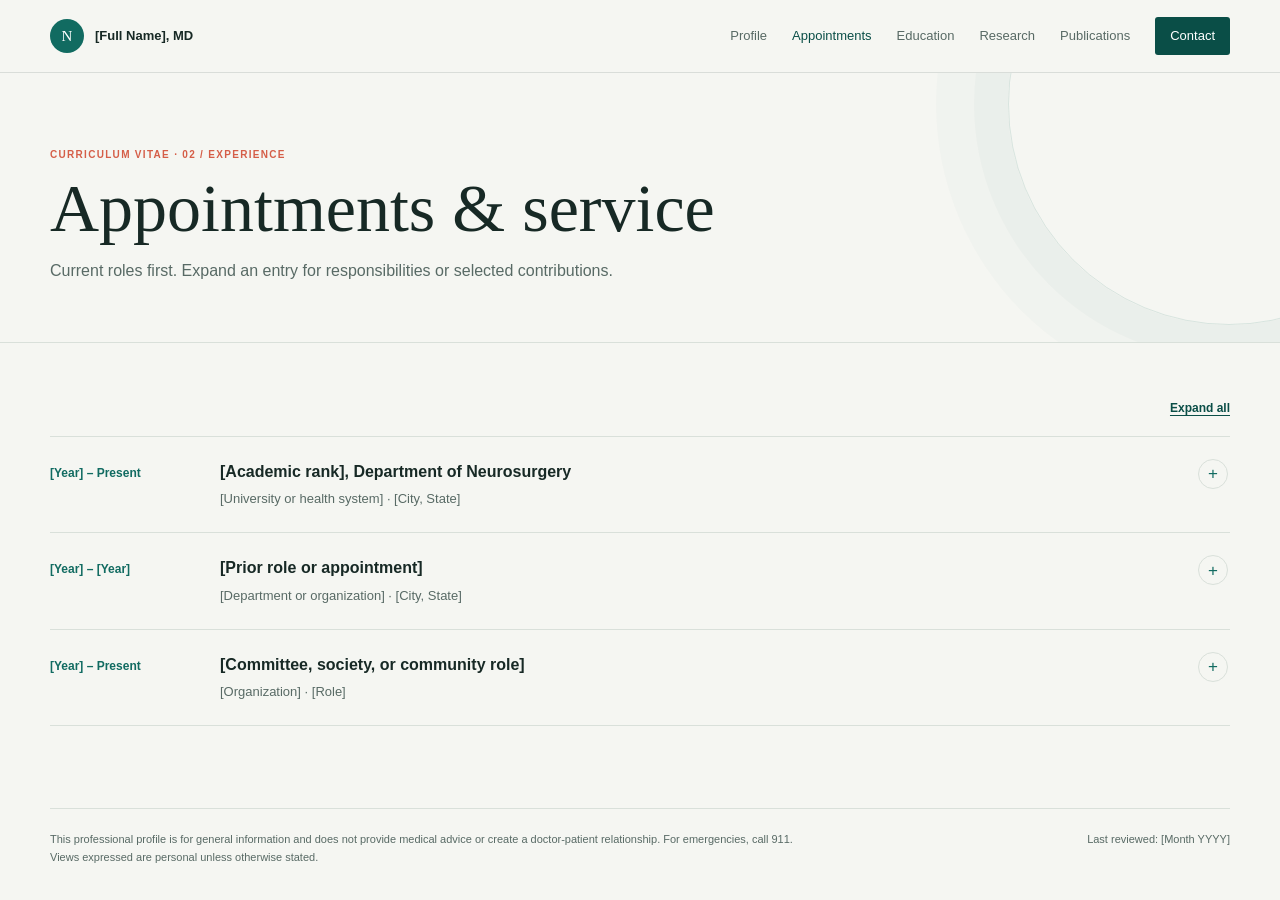
<file: appointments.html>
<!doctype html>
<html lang="en">
<head>
  <meta charset="utf-8">
  <meta name="viewport" content="width=device-width, initial-scale=1">
  <meta name="description" content="Academic appointments and professional service for [Full Name], neurosurgeon.">
  <title>Appointments &amp; Service | [Full Name]</title>
  <link rel="stylesheet" href="section-pages.css">
</head>
<body>
  <a class="skip-link" href="#main">Skip to main content</a>
  <header class="topbar"><div class="wrap nav-row">
    <a class="wordmark" href="index.html#top"><span class="mark" aria-hidden="true">N</span><span>[Full Name], MD</span></a>
    <button class="menu-button" id="menu-button" type="button" aria-expanded="false" aria-controls="primary-nav"><span aria-hidden="true">☰</span> Menu</button>
    <nav class="nav-links" id="primary-nav" aria-label="Primary navigation">
      <a href="index.html#top">Profile</a><a href="appointments.html" aria-current="page">Appointments</a><a href="education.html">Education</a><a href="research.html">Research</a><a href="publications.html">Publications</a><a class="nav-contact" href="index.html#contact-dialog">Contact</a>
    </nav>
  </div></header>
  <main id="main">
    <header class="page-head"><div class="wrap"><p class="eyebrow">Curriculum vitae · 02 / Experience</p><h1>Appointments &amp; service</h1><p class="page-intro">Current roles first. Expand an entry for responsibilities or selected contributions.</p></div></header>
    <section class="content-section" aria-label="Appointments and service history"><div class="wrap">
      <div class="timeline-actions"><button class="timeline-control" type="button" aria-controls="appointments-timeline" aria-expanded="false">Expand all</button></div>
      <div class="timeline" id="appointments-timeline">
        <article class="timeline-entry"><span class="timeline-date">[Year] – Present</span><details><summary><h2>[Academic rank], Department of Neurosurgery</h2><p>[University or health system] · [City, State]</p></summary><div class="detail-copy"><p>[Add verified clinical, academic, or leadership responsibilities. Keep institutional descriptions precise and approved.]</p></div></details><button class="entry-toggle" type="button" aria-label="Expand [Academic rank] entry" aria-expanded="false">+</button></article>
        <article class="timeline-entry"><span class="timeline-date">[Year] – [Year]</span><details><summary><h2>[Prior role or appointment]</h2><p>[Department or organization] · [City, State]</p></summary><div class="detail-copy"><p>[Add a concise description of the role and relevant contributions.]</p></div></details><button class="entry-toggle" type="button" aria-label="Expand prior appointment entry" aria-expanded="false">+</button></article>
        <article class="timeline-entry"><span class="timeline-date">[Year] – Present</span><details><summary><h2>[Committee, society, or community role]</h2><p>[Organization] · [Role]</p></summary><div class="detail-copy"><p>[Add dates, scope, and selected contributions. Omit any confidential or patient-identifying details.]</p></div></details><button class="entry-toggle" type="button" aria-label="Expand committee or service entry" aria-expanded="false">+</button></article>
      </div>
    </div></section>
  </main>
  <footer class="wrap footer-row"><p class="disclaimer">This professional profile is for general information and does not provide medical advice or create a doctor-patient relationship. For emergencies, call 911. Views expressed are personal unless otherwise stated.</p><span class="last-reviewed">Last reviewed: [Month YYYY]</span></footer>
  <script src="section-pages.js" defer></script>
</body>
</html>
</file>
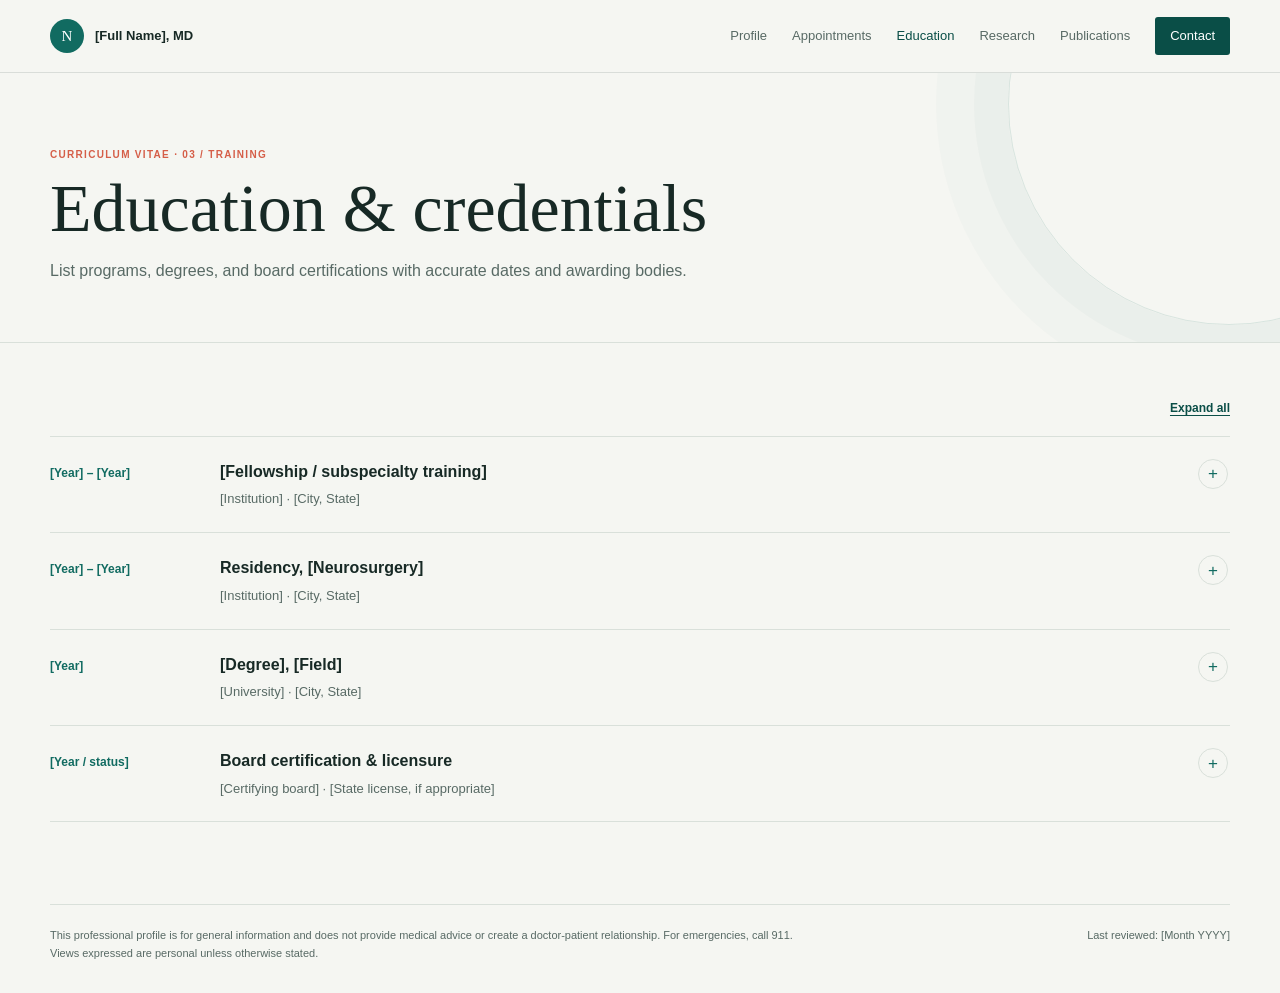
<file: education.html>
<!doctype html>
<html lang="en">
<head>
  <meta charset="utf-8">
  <meta name="viewport" content="width=device-width, initial-scale=1">
  <meta name="description" content="Education, training, and credentials for [Full Name], neurosurgeon.">
  <title>Education &amp; Credentials | [Full Name]</title>
  <link rel="stylesheet" href="section-pages.css">
</head>
<body>
  <a class="skip-link" href="#main">Skip to main content</a>
  <header class="topbar"><div class="wrap nav-row">
    <a class="wordmark" href="index.html#top"><span class="mark" aria-hidden="true">N</span><span>[Full Name], MD</span></a>
    <button class="menu-button" id="menu-button" type="button" aria-expanded="false" aria-controls="primary-nav"><span aria-hidden="true">☰</span> Menu</button>
    <nav class="nav-links" id="primary-nav" aria-label="Primary navigation">
      <a href="index.html#top">Profile</a><a href="appointments.html">Appointments</a><a href="education.html" aria-current="page">Education</a><a href="research.html">Research</a><a href="publications.html">Publications</a><a class="nav-contact" href="index.html#contact-dialog">Contact</a>
    </nav>
  </div></header>
  <main id="main">
    <header class="page-head"><div class="wrap"><p class="eyebrow">Curriculum vitae · 03 / Training</p><h1>Education &amp; credentials</h1><p class="page-intro">List programs, degrees, and board certifications with accurate dates and awarding bodies.</p></div></header>
    <section class="content-section" aria-label="Education and credentials"><div class="wrap">
      <div class="timeline-actions"><button class="timeline-control" type="button" aria-controls="education-timeline" aria-expanded="false">Expand all</button></div>
      <div class="timeline" id="education-timeline">
        <article class="timeline-entry"><span class="timeline-date">[Year] – [Year]</span><details><summary><h2>[Fellowship / subspecialty training]</h2><p>[Institution] · [City, State]</p></summary><div class="detail-copy"><p>[Optional: verified focus, faculty role, or distinction.]</p></div></details><button class="entry-toggle" type="button" aria-label="Expand fellowship training entry" aria-expanded="false">+</button></article>
        <article class="timeline-entry"><span class="timeline-date">[Year] – [Year]</span><details><summary><h2>Residency, [Neurosurgery]</h2><p>[Institution] · [City, State]</p></summary><div class="detail-copy"><p>[Optional: verified program details or distinction.]</p></div></details><button class="entry-toggle" type="button" aria-label="Expand residency entry" aria-expanded="false">+</button></article>
        <article class="timeline-entry"><span class="timeline-date">[Year]</span><details><summary><h2>[Degree], [Field]</h2><p>[University] · [City, State]</p></summary><div class="detail-copy"><p>[Optional: thesis, honors, or relevant academic work.]</p></div></details><button class="entry-toggle" type="button" aria-label="Expand degree entry" aria-expanded="false">+</button></article>
        <article class="timeline-entry"><span class="timeline-date">[Year / status]</span><details><summary><h2>Board certification &amp; licensure</h2><p>[Certifying board] · [State license, if appropriate]</p></summary><div class="detail-copy"><p>Verify status, dates, and any public verification links before publishing.</p></div></details><button class="entry-toggle" type="button" aria-label="Expand board certification entry" aria-expanded="false">+</button></article>
      </div>
    </div></section>
  </main>
  <footer class="wrap footer-row"><p class="disclaimer">This professional profile is for general information and does not provide medical advice or create a doctor-patient relationship. For emergencies, call 911. Views expressed are personal unless otherwise stated.</p><span class="last-reviewed">Last reviewed: [Month YYYY]</span></footer>
  <script src="section-pages.js" defer></script>
</body>
</html>
</file>
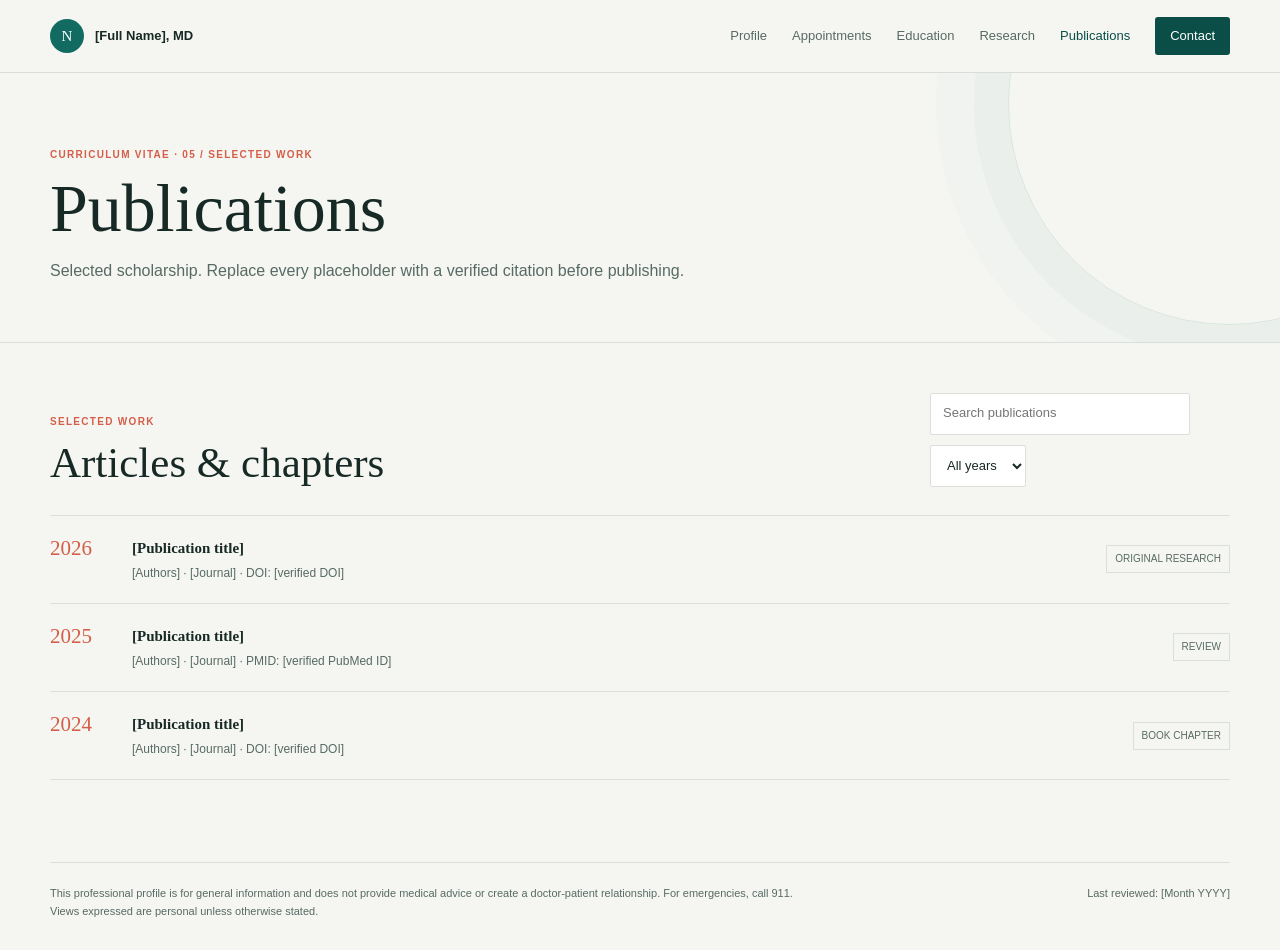
<file: publications.html>
<!doctype html>
<html lang="en">
<head>
  <meta charset="utf-8">
  <meta name="viewport" content="width=device-width, initial-scale=1">
  <meta name="description" content="Selected publications by [Full Name], neurosurgeon.">
  <title>Publications | [Full Name]</title>
  <link rel="stylesheet" href="section-pages.css">
</head>
<body>
  <a class="skip-link" href="#main">Skip to main content</a>
  <header class="topbar"><div class="wrap nav-row">
    <a class="wordmark" href="index.html#top"><span class="mark" aria-hidden="true">N</span><span>[Full Name], MD</span></a>
    <button class="menu-button" id="menu-button" type="button" aria-expanded="false" aria-controls="primary-nav"><span aria-hidden="true">☰</span> Menu</button>
    <nav class="nav-links" id="primary-nav" aria-label="Primary navigation">
      <a href="index.html#top">Profile</a><a href="appointments.html">Appointments</a><a href="education.html">Education</a><a href="research.html">Research</a><a href="publications.html" aria-current="page">Publications</a><a class="nav-contact" href="index.html#contact-dialog">Contact</a>
    </nav>
  </div></header>
  <main id="main">
    <header class="page-head"><div class="wrap"><p class="eyebrow">Curriculum vitae · 05 / Selected work</p><h1>Publications</h1><p class="page-intro">Selected scholarship. Replace every placeholder with a verified citation before publishing.</p></div></header>
    <section class="content-section" aria-labelledby="publications-title"><div class="wrap">
      <div class="section-head"><div><p class="section-kicker">Selected work</p><h2 id="publications-title">Articles &amp; chapters</h2></div>
        <div class="pub-tools" role="search" aria-label="Filter publications"><label class="skip-link" for="pub-search">Search publications</label><input id="pub-search" type="search" placeholder="Search publications" autocomplete="off"><label class="skip-link" for="year-filter">Filter by year</label><select id="year-filter" aria-label="Filter publications by year"><option value="all">All years</option><option value="2026">2026</option><option value="2025">2025</option><option value="2024">2024</option></select></div>
      </div>
      <div class="pub-list">
        <article class="publication" data-year="2026" data-search="[publication title] [author names] [journal]"><span class="pub-year">2026</span><div><h2 class="pub-title">[Publication title]</h2><p class="pub-meta">[Authors] · [Journal] · DOI: [verified DOI]</p></div><span class="pub-type">Original research</span></article>
        <article class="publication" data-year="2025" data-search="[publication title] [author names] [journal]"><span class="pub-year">2025</span><div><h2 class="pub-title">[Publication title]</h2><p class="pub-meta">[Authors] · [Journal] · PMID: [verified PubMed ID]</p></div><span class="pub-type">Review</span></article>
        <article class="publication" data-year="2024" data-search="[publication title] [author names] [journal]"><span class="pub-year">2024</span><div><h2 class="pub-title">[Publication title]</h2><p class="pub-meta">[Authors] · [Journal] · DOI: [verified DOI]</p></div><span class="pub-type">Book chapter</span></article>
      </div>
      <p class="empty-state" id="empty-state" role="status">No publications match those filters.</p>
    </div></section>
  </main>
  <footer class="wrap footer-row"><p class="disclaimer">This professional profile is for general information and does not provide medical advice or create a doctor-patient relationship. For emergencies, call 911. Views expressed are personal unless otherwise stated.</p><span class="last-reviewed">Last reviewed: [Month YYYY]</span></footer>
  <script src="section-pages.js" defer></script>
</body>
</html>
</file>
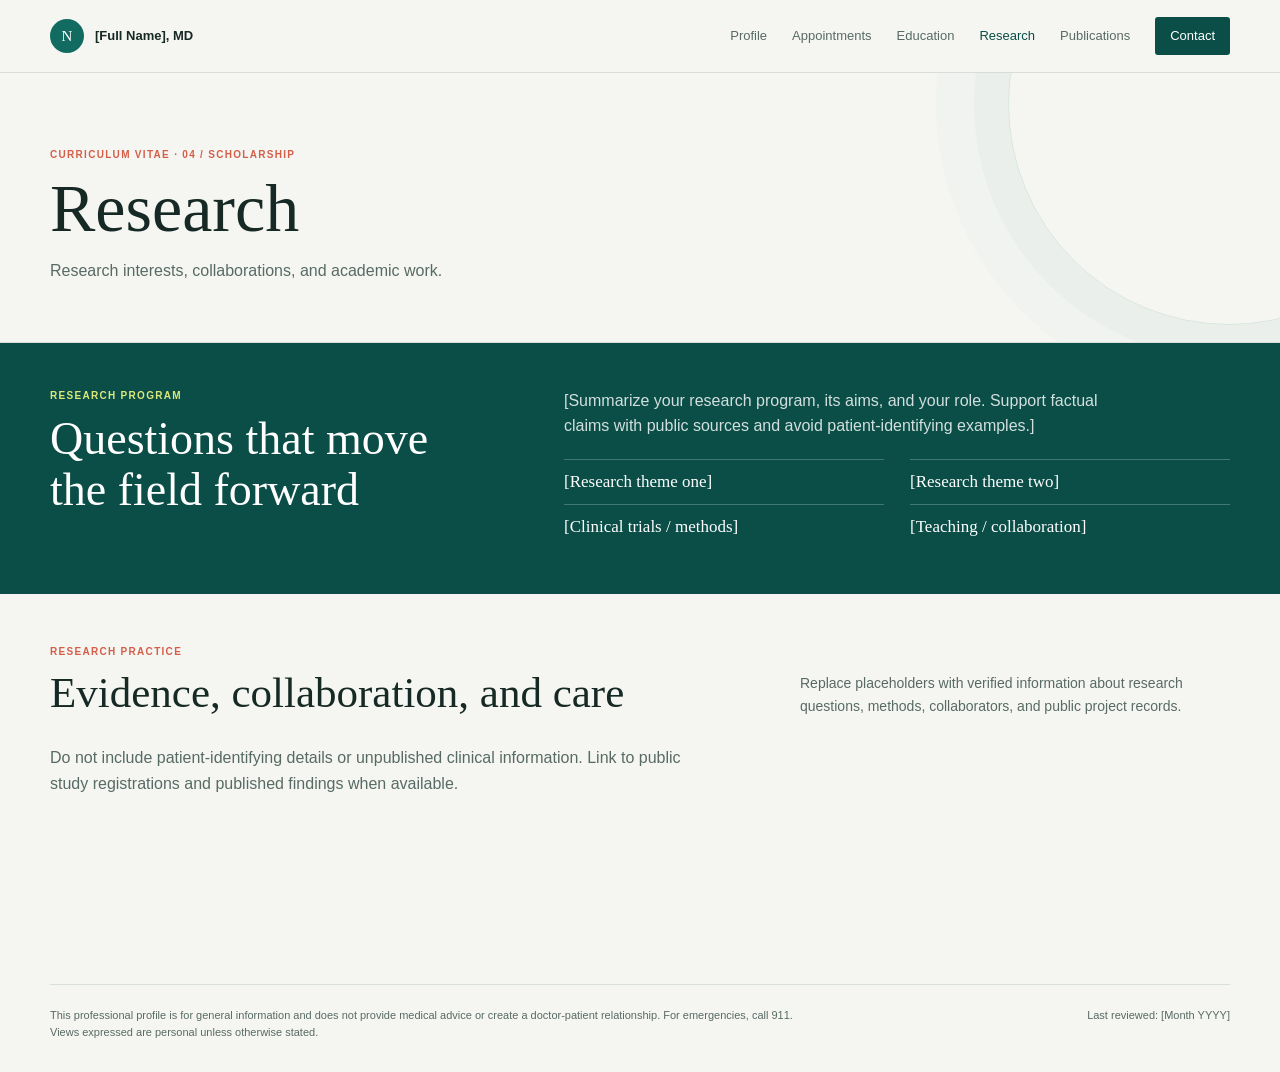
<file: research.html>
<!doctype html>
<html lang="en">
<head>
  <meta charset="utf-8">
  <meta name="viewport" content="width=device-width, initial-scale=1">
  <meta name="description" content="Research areas and scholarship for [Full Name], neurosurgeon.">
  <title>Research | [Full Name]</title>
  <link rel="stylesheet" href="section-pages.css">
</head>
<body>
  <a class="skip-link" href="#main">Skip to main content</a>
  <header class="topbar"><div class="wrap nav-row">
    <a class="wordmark" href="index.html#top"><span class="mark" aria-hidden="true">N</span><span>[Full Name], MD</span></a>
    <button class="menu-button" id="menu-button" type="button" aria-expanded="false" aria-controls="primary-nav"><span aria-hidden="true">☰</span> Menu</button>
    <nav class="nav-links" id="primary-nav" aria-label="Primary navigation">
      <a href="index.html#top">Profile</a><a href="appointments.html">Appointments</a><a href="education.html">Education</a><a href="research.html" aria-current="page">Research</a><a href="publications.html">Publications</a><a class="nav-contact" href="index.html#contact-dialog">Contact</a>
    </nav>
  </div></header>
  <main id="main">
    <header class="page-head"><div class="wrap"><p class="eyebrow">Curriculum vitae · 04 / Scholarship</p><h1>Research</h1><p class="page-intro">Research interests, collaborations, and academic work.</p></div></header>
    <section class="research-panel" aria-labelledby="research-title"><div class="wrap research-grid">
      <div><p class="section-kicker">Research program</p><h2 id="research-title">Questions that move the field forward</h2></div>
      <div><p class="research-statement">[Summarize your research program, its aims, and your role. Support factual claims with public sources and avoid patient-identifying examples.]</p>
        <div class="research-areas"><div class="research-area">[Research theme one]</div><div class="research-area">[Research theme two]</div><div class="research-area">[Clinical trials / methods]</div><div class="research-area">[Teaching / collaboration]</div></div>
      </div>
    </div></section>
    <section class="content-section"><div class="wrap"><div class="section-head"><div><p class="section-kicker">Research practice</p><h2>Evidence, collaboration, and care</h2></div><p class="section-intro">Replace placeholders with verified information about research questions, methods, collaborators, and public project records.</p></div><p class="page-intro">Do not include patient-identifying details or unpublished clinical information. Link to public study registrations and published findings when available.</p></div></section>
  </main>
  <footer class="wrap footer-row"><p class="disclaimer">This professional profile is for general information and does not provide medical advice or create a doctor-patient relationship. For emergencies, call 911. Views expressed are personal unless otherwise stated.</p><span class="last-reviewed">Last reviewed: [Month YYYY]</span></footer>
  <script src="section-pages.js" defer></script>
</body>
</html>
</file>
<file: section-pages.css>
:root {
  color-scheme: light;
  --paper: #f5f6f2;
  --white: #fff;
  --ink: #172925;
  --muted: #586a65;
  --line: #d9e0da;
  --teal: #116b61;
  --teal-dark: #0a4e47;
  --coral: #d55e48;
  --lime: #dce87a;
  --serif: Georgia, "Times New Roman", serif;
  --sans: "Segoe UI", "Aptos", sans-serif;
  --content: 1180px;
}

* { box-sizing: border-box; }
html { scroll-behavior: smooth; scroll-padding-top: 92px; }
body { margin: 0; color: var(--ink); background: var(--paper); font: 16px/1.6 var(--sans); }
a { color: inherit; }
button, input, select { color: inherit; font: inherit; }
:focus-visible { outline: 3px solid var(--coral); outline-offset: 4px; }
.skip-link { position: absolute; top: 8px; left: 8px; z-index: 20; padding: 10px 14px; color: var(--white); background: var(--teal-dark); transform: translateY(-150%); }
.skip-link:focus { transform: translateY(0); }
.wrap { width: min(var(--content), calc(100% - 64px)); margin-inline: auto; }
.topbar { position: sticky; top: 0; z-index: 10; border-bottom: 1px solid rgba(23, 41, 37, .12); background: rgba(245, 246, 242, .94); backdrop-filter: blur(12px); }
.nav-row { min-height: 72px; display: flex; align-items: center; justify-content: space-between; gap: 24px; }
.wordmark { display: inline-flex; align-items: center; gap: 11px; font-size: 13px; font-weight: 700; text-decoration: none; }
.mark { display: grid; width: 34px; height: 34px; place-items: center; border-radius: 50%; color: var(--white); background: var(--teal); font: 15px var(--serif); }
.nav-links { display: flex; align-items: center; gap: 25px; }
.nav-links a { color: var(--muted); font-size: 13px; text-decoration: none; }
.nav-links a:hover, .nav-links a[aria-current="page"] { color: var(--teal-dark); }
.nav-links .nav-contact { padding: 9px 15px; border-radius: 3px; color: var(--white); background: var(--teal-dark); }
.nav-links .nav-contact:hover { color: #000; }
.menu-button { display: none; align-items: center; gap: 8px; padding: 8px 12px; border: 1px solid var(--line); border-radius: 3px; background: var(--white); }
.page-head { position: relative; overflow: hidden; padding: 74px 0 58px; border-bottom: 1px solid var(--line); }
.page-head::after { position: absolute; top: -190px; right: -170px; width: 440px; height: 440px; border: 1px solid rgba(17,107,97,.13); border-radius: 50%; box-shadow: 0 0 0 34px rgba(17,107,97,.025), 0 0 0 72px rgba(17,107,97,.02); content: ""; pointer-events: none; }
.page-head .wrap { position: relative; z-index: 1; }
.eyebrow, .section-kicker { margin: 0 0 9px; color: var(--coral); font-size: 10px; font-weight: 700; letter-spacing: .13em; text-transform: uppercase; }
h1, h2, h3, p { margin-top: 0; }
h1, h2 { font-family: var(--serif); font-weight: 400; letter-spacing: 0; }
h1 { max-width: 800px; margin-bottom: 14px; font-size: clamp(42px, 6vw, 68px); line-height: 1.06; }
.page-intro { max-width: 650px; margin-bottom: 0; color: var(--muted); font-size: 16px; }
.content-section { min-height: 390px; padding: 50px 0 82px; }
.section-head { display: flex; align-items: end; justify-content: space-between; gap: 25px; margin-bottom: 28px; }
.section-head h2 { margin: 0; font-size: clamp(31px, 4vw, 43px); line-height: 1.12; }
.section-intro { max-width: 430px; margin: 0; color: var(--muted); font-size: 14px; }
.timeline-actions { display: flex; justify-content: flex-end; margin-bottom: 12px; }
.timeline-control { padding: 6px 0; border: 0; color: var(--teal-dark); background: transparent; font-size: 12px; font-weight: 650; text-decoration: underline; text-underline-offset: 3px; cursor: pointer; }
.timeline-control:hover { color: var(--coral); }
.timeline { border-top: 1px solid var(--line); }
.timeline-entry { display: grid; grid-template-columns: 150px 1fr 32px; gap: 20px; align-items: start; padding: 22px 0; border-bottom: 1px solid var(--line); }
.timeline-date { padding-top: 5px; color: var(--teal); font-size: 12px; font-weight: 700; }
.timeline-entry h2, .timeline-entry h3 { margin: 0 0 5px; font-family: var(--sans); font-size: 16px; font-weight: 650; }
.timeline-entry p { margin: 0; color: var(--muted); font-size: 13px; }
.timeline-entry summary { cursor: pointer; list-style: none; }
.timeline-entry summary::-webkit-details-marker { display: none; }
.entry-toggle { display: grid; width: 30px; height: 30px; place-items: center; border: 1px solid var(--line); border-radius: 50%; color: var(--teal); background: transparent; font-size: 17px; line-height: 1; cursor: pointer; transition: color .2s ease, background-color .2s ease, border-color .2s ease; }
details[open] + .entry-toggle { border-color: var(--teal); color: var(--white); background: var(--teal); }
.detail-copy { display: block; grid-column: 2 / 3; max-height: 0; overflow: hidden; padding: 0; color: var(--muted); font-size: 13px; opacity: 0; transform: translateY(-4px); transition: max-height .28s ease, padding .28s ease, opacity .2s ease, transform .28s ease; }
details[open] > .detail-copy { max-height: 12rem; padding-top: 3px; opacity: 1; transform: translateY(0); }
.detail-copy p:last-child { margin-bottom: 0; }
.research-panel { padding: 45px 0; color: var(--white); background: var(--teal-dark); }
.research-grid { display: grid; grid-template-columns: .8fr 1.2fr; gap: 70px; align-items: start; }
.research-panel .section-kicker { color: var(--lime); }
.research-grid h2 { max-width: 420px; margin: 0; font-size: clamp(34px, 4vw, 46px); line-height: 1.12; }
.research-statement { max-width: 570px; margin-bottom: 20px; color: rgba(255,255,255,.82); }
.research-areas { display: grid; grid-template-columns: 1fr 1fr; gap: 0 26px; }
.research-area { padding: 12px 0; border-top: 1px solid rgba(255,255,255,.23); font: 17px var(--serif); }
.pub-tools { display: flex; flex-wrap: wrap; gap: 10px; }
.pub-tools input, .pub-tools select { min-height: 42px; padding: 8px 12px; border: 1px solid var(--line); border-radius: 2px; background: var(--white); font-size: 13px; }
.pub-tools input { width: min(260px, 100%); }
.pub-list { border-top: 1px solid var(--line); }
.publication { display: grid; grid-template-columns: 62px 1fr auto; gap: 20px; align-items: start; padding: 20px 0; border-bottom: 1px solid var(--line); }
.publication[hidden] { display: none; }
.pub-year { color: var(--coral); font: 21px var(--serif); }
.pub-title { margin: 0 0 4px; font-size: 15px; font-weight: 650; }
.pub-meta { margin: 0; color: var(--muted); font-size: 12px; }
.pub-type { align-self: center; padding: 5px 8px; border: 1px solid var(--line); color: var(--muted); font-size: 10px; text-transform: uppercase; }
.empty-state { display: none; padding: 25px 0; color: var(--muted); font-size: 14px; }
.footer-row { display: flex; justify-content: space-between; gap: 20px; padding: 22px 0 30px; border-top: 1px solid var(--line); color: var(--muted); font-size: 11px; }
.disclaimer { max-width: 770px; margin: 0; }
.last-reviewed { white-space: nowrap; }
@media (max-width: 780px) {
  .wrap { width: min(100% - 40px, var(--content)); }
  .nav-row { min-height: 64px; }
  .menu-button { display: inline-flex; }
  .nav-links { display: none; position: absolute; top: 63px; right: 20px; left: 20px; padding: 13px; border: 1px solid var(--line); background: var(--paper); box-shadow: 0 12px 28px rgba(23,41,37,.1); }
  .nav-links.is-open { display: grid; gap: 0; }
  .nav-links a { padding: 12px; }
  .nav-links .nav-contact { margin-top: 5px; text-align: center; }
  .page-head { padding: 55px 0 42px; }
  .content-section { padding: 40px 0 60px; }
  .section-head { align-items: start; flex-direction: column; }
  .timeline-entry { grid-template-columns: 98px 1fr 30px; gap: 12px; }
  .detail-copy { grid-column: 2 / 4; }
  .research-grid { grid-template-columns: 1fr; gap: 25px; }
}
@media (max-width: 480px) {
  .wrap { width: calc(100% - 32px); }
  .timeline-entry { grid-template-columns: 1fr 30px; }
  .timeline-date { grid-column: 1; }
  .timeline-entry > details { grid-column: 1; grid-row: 2; }
  .timeline-entry > .entry-toggle { grid-column: 2; grid-row: 1 / 3; }
  .detail-copy { grid-column: 1 / 3; }
  .research-areas { grid-template-columns: 1fr; }
  .publication { grid-template-columns: 45px 1fr; gap: 12px; }
  .pub-type { grid-column: 2; justify-self: start; }
  .pub-tools { width: 100%; }
  .pub-tools input, .pub-tools select { flex: 1; min-width: 130px; }
  .footer-row { flex-direction: column; }
  .last-reviewed { white-space: normal; }
}
@media (prefers-reduced-motion: reduce) {
  *, *::before, *::after { scroll-behavior: auto !important; animation-duration: .01ms !important; transition-duration: .01ms !important; }
}
@media print {
  .topbar, .timeline-actions, .pub-tools { display: none !important; }
  .wrap { width: 100%; }
  details:not([open]) > :not(summary) { display: block !important; }
  .entry-toggle { display: none; }
  .detail-copy { max-height: none; overflow: visible; padding-top: 3px; opacity: 1; transform: none; }
  .research-panel { print-color-adjust: exact; -webkit-print-color-adjust: exact; }
}
</file>
